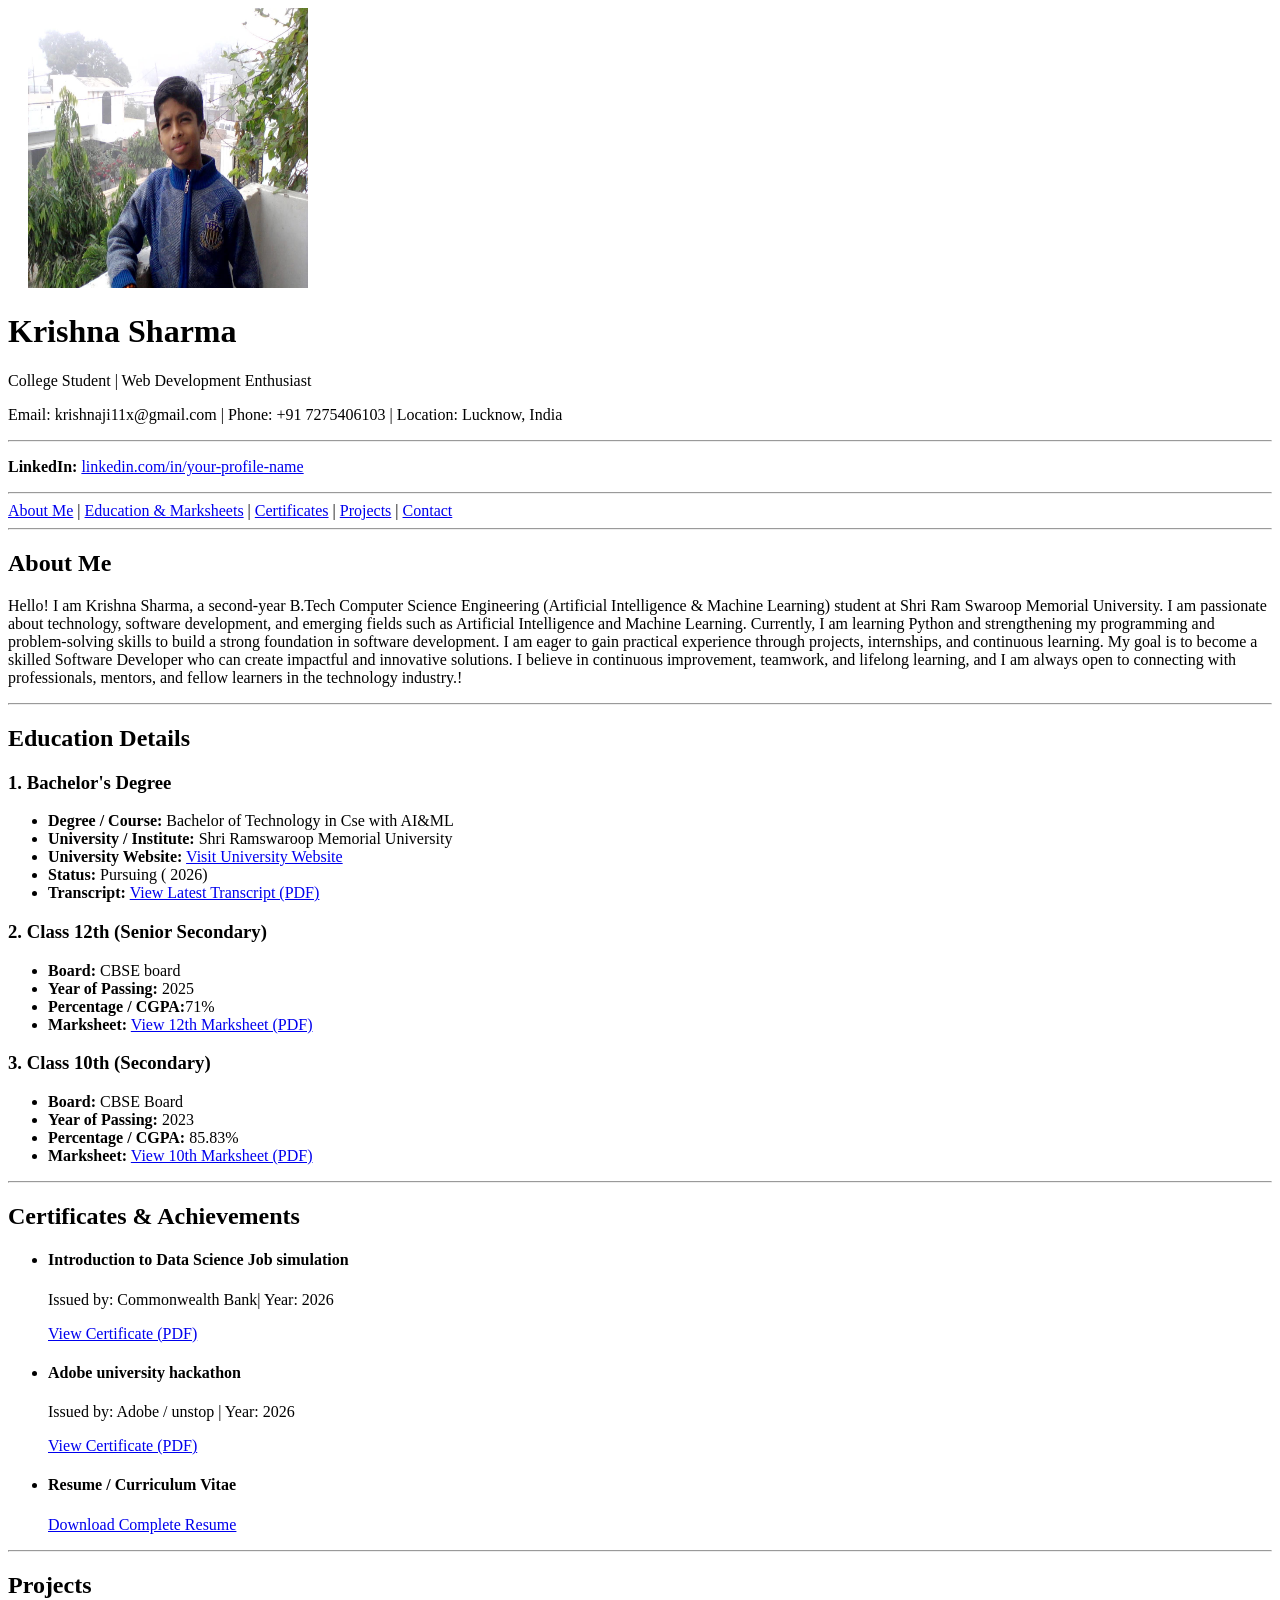
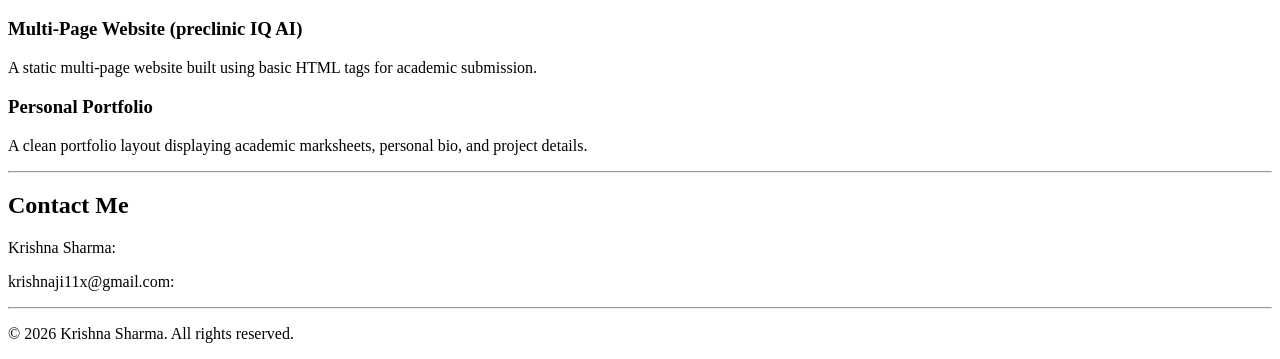
<file: Final Portfolio/index.html>
<!DOCTYPE html>
<html lang="en">
<head>
    <meta charset="UTF-8">
    <meta name="viewport" content="width=device-width, initial-scale=1.0">
    <title>My Portfolio</title>
</head>
<body>

    <!-- Header Section -->
    <header>
<!-- Profile Image aligned to the right -->
        <img src="WhatsApp Image 2026-10-04 at 11.07.37 PM.jpeg" alt="Your Profile Picture" width="280" height="280
        
        0"  style="margin-left: 20px;">


        <h1>Krishna Sharma</h1>
        <p>College Student | Web Development Enthusiast</p>
        <p>Email: krishnaji11x@gmail.com | Phone: +91 7275406103 | Location: Lucknow, India</p>
        <hr>
    </header>
    <!-- Professional Links -->
        <p>
            <strong>LinkedIn:</strong> <a href="https://www.linkedin.com/in/krishna-sharma-905b32372" target="_blank">linkedin.com/in/your-profile-name</a>
        </p>
        <hr>
    </header>

    <!-- Navigation Bar -->
    <nav>
        <a href="#about">About Me</a> | 
        <a href="#education">Education & Marksheets</a> | 
        <a href="#certificates">Certificates</a> | 
        <a href="#projects">Projects</a> | 
        <a href="#contact">Contact</a>
        <hr>
    </nav>

    <!-- About Me Section -->
    <section id="about">
        <h2>About Me</h2>
        <p>
            Hello! I am Krishna Sharma, a second-year B.Tech Computer Science Engineering (Artificial Intelligence & Machine Learning) student at Shri Ram Swaroop Memorial University.

I am passionate about technology, software development, and emerging fields such as Artificial Intelligence and Machine Learning. Currently, I am learning Python and strengthening my programming and problem-solving skills to build a strong foundation in software development.

I am eager to gain practical experience through projects, internships, and continuous learning. My goal is to become a skilled Software Developer who can create impactful and innovative solutions.

I believe in continuous improvement, teamwork, and lifelong learning, and I am always open to connecting with professionals, mentors, and fellow learners in the technology industry.!
        </p>
    </section>

    <hr>

    <!-- Education & Marksheets Section (Using Lists & Blockquotes) -->
    <section id="education">
        <h2>Education Details</h2>
        
        <article>
            <h3>1. Bachelor's Degree</h3>
            <ul>
                <li><strong>Degree / Course:</strong> Bachelor of Technology in Cse with AI&ML</li>
                <li><strong>University / Institute:</strong> Shri Ramswaroop Memorial University</li>
               <li><strong>University Website:</strong> <a href="https://www.srmu.ac.in" target="_blank">Visit University Website</a></li>
                <li><strong>Status:</strong> Pursuing ( 2026)</li>
                <li><strong>Transcript:</strong> <a href="documents/latest_transcript.pdf" target="_blank">View Latest Transcript (PDF)</a></li>
            </ul>
        </article>

        <article>
            <h3>2. Class 12th (Senior Secondary)</h3>
            <ul>
                <li><strong>Board:</strong> CBSE board </li>
                <li><strong>Year of Passing:</strong> 2025</li>
                <li><strong>Percentage / CGPA:</strong>71% </li>
                <li><strong>Marksheet:</strong> <a href="12th.jpeg" target="_blank">View 12th Marksheet (PDF)</a></li>
            </ul>
        </article>

        <article>
            <h3>3. Class 10th (Secondary)</h3>
            <ul>
                <li><strong>Board:</strong> CBSE Board</li>
                <li><strong>Year of Passing:</strong> 2023</li>
                <li><strong>Percentage / CGPA:</strong> 85.83%</li>
                <li><strong>Marksheet:</strong> <a href="10th.jpeg" target="_blank">View 10th Marksheet (PDF)</a></li>
            </ul>
        </article>
    </section>

    <hr>

    <!-- Certificates Section -->
    <section id="certificates">
        <h2>Certificates & Achievements</h2>
        
        <ul>
            <li>
                <h4>Introduction to Data Science Job simulation </h4>
                <p>Issued by: Commonwealth Bank| Year: 2026</p>
                <p><a href="css certificate.pdf" target="_blank">View Certificate (PDF)</a></p>
            </li>
            
            <li>
                <h4>Adobe university hackathon</h4>
                <p>Issued by: Adobe / unstop | Year: 2026</p>
                <p><a href="adobe certificate.pdf" target="_blank">View Certificate (PDF)</a></p>
            </li>
            
            <li>
                <h4>Resume / Curriculum Vitae</h4>
                <p><a href="documents/resume.pdf" download>Download Complete Resume</a></p>
            </li>
        </ul>
    </section>

    <hr>

    <!-- Projects Section -->
    <section id="projects">
        <h2>Projects</h2>
        
        <article>
            <h3>Multi-Page Website (preclinic IQ AI)</h3>
            <p>A static multi-page website built using basic HTML tags for academic submission.</p>
        </article>

        <article>
            <h3>Personal Portfolio</h3>
            <p>A clean portfolio layout displaying academic marksheets, personal bio, and project details.</p>
        </article>
    </section>

    <hr>

    <!-- Contact Section -->
    <section id="contact">
        <h2>Contact Me</h2>
        <form>
            <p>
                <label for="name">Krishna Sharma:</label><br>
                
            </p>

            <p>
                <label for="email">krishnaji11x@gmail.com:</label><br>
               

        
    <hr>

    <!-- Footer -->
    <footer>
        <p>&copy; 2026 Krishna Sharma. All rights reserved.</p>
    </footer>

</body>
</html>
</file>
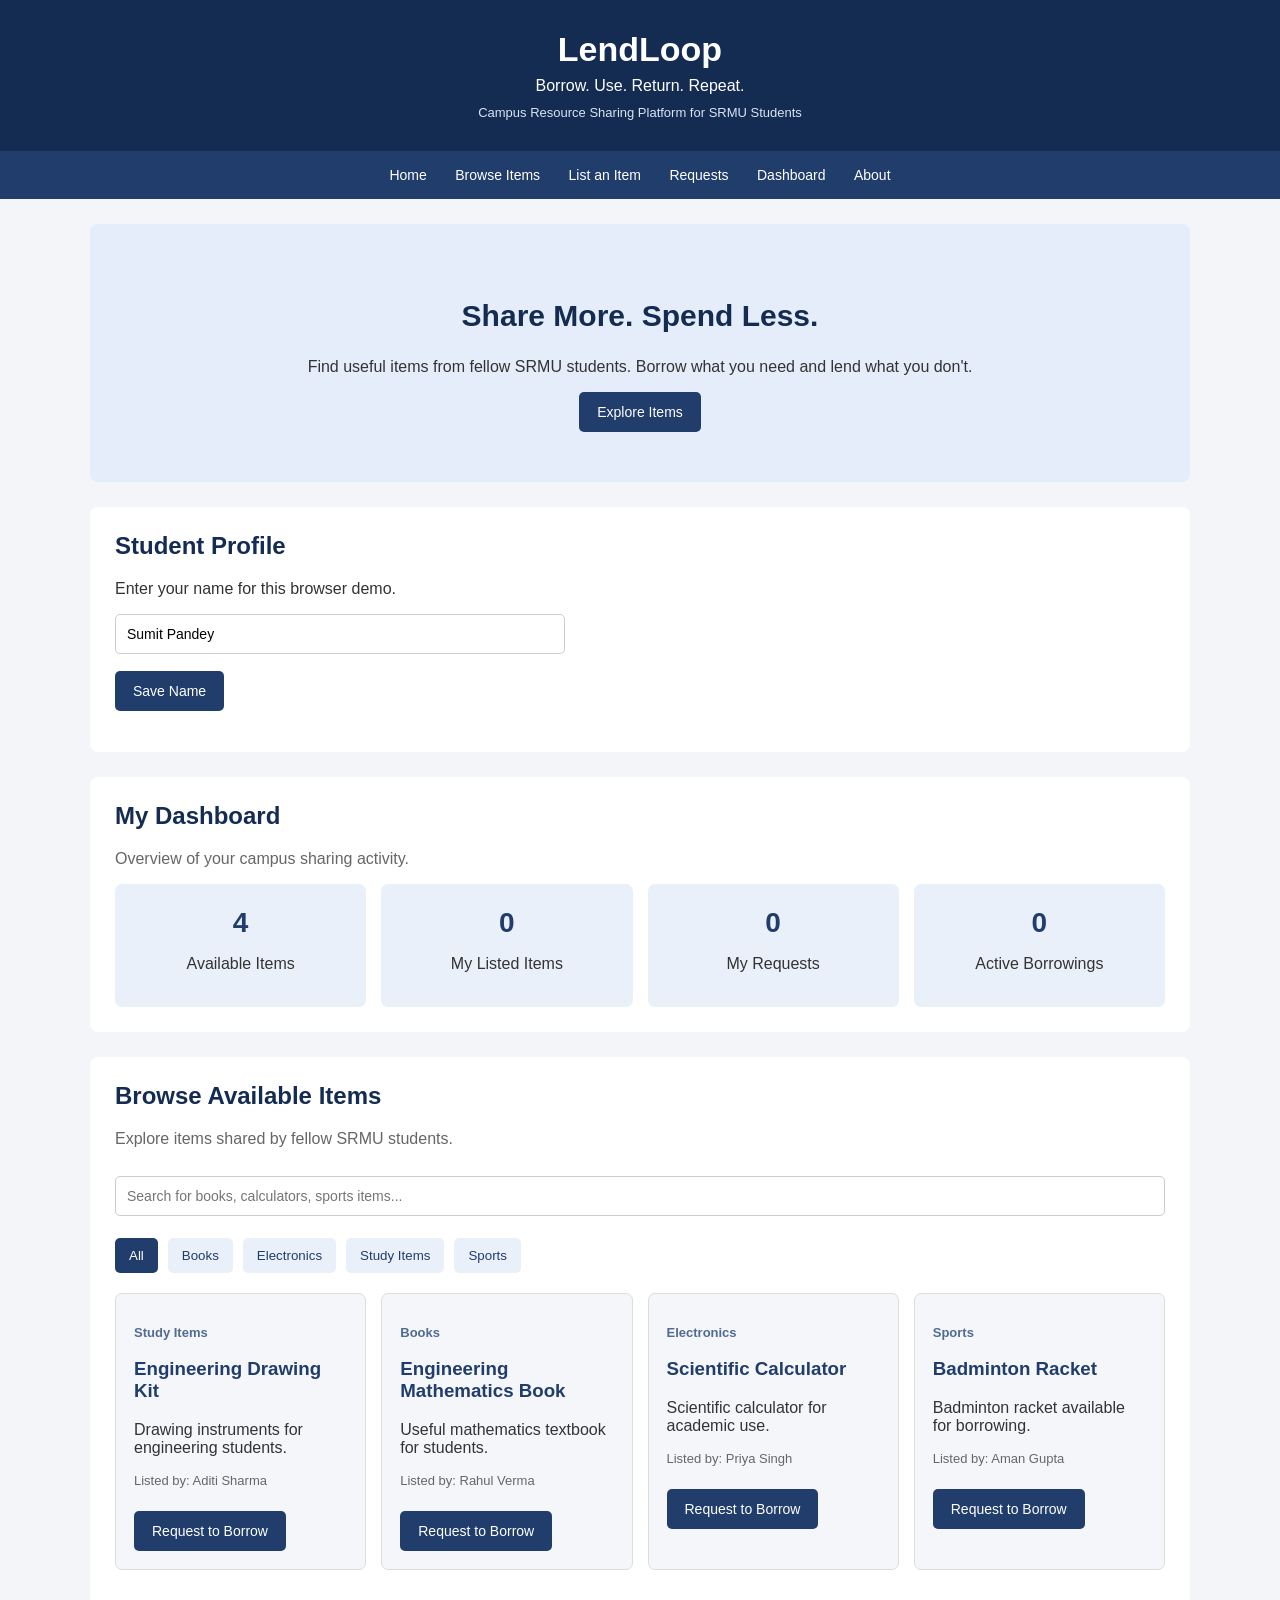
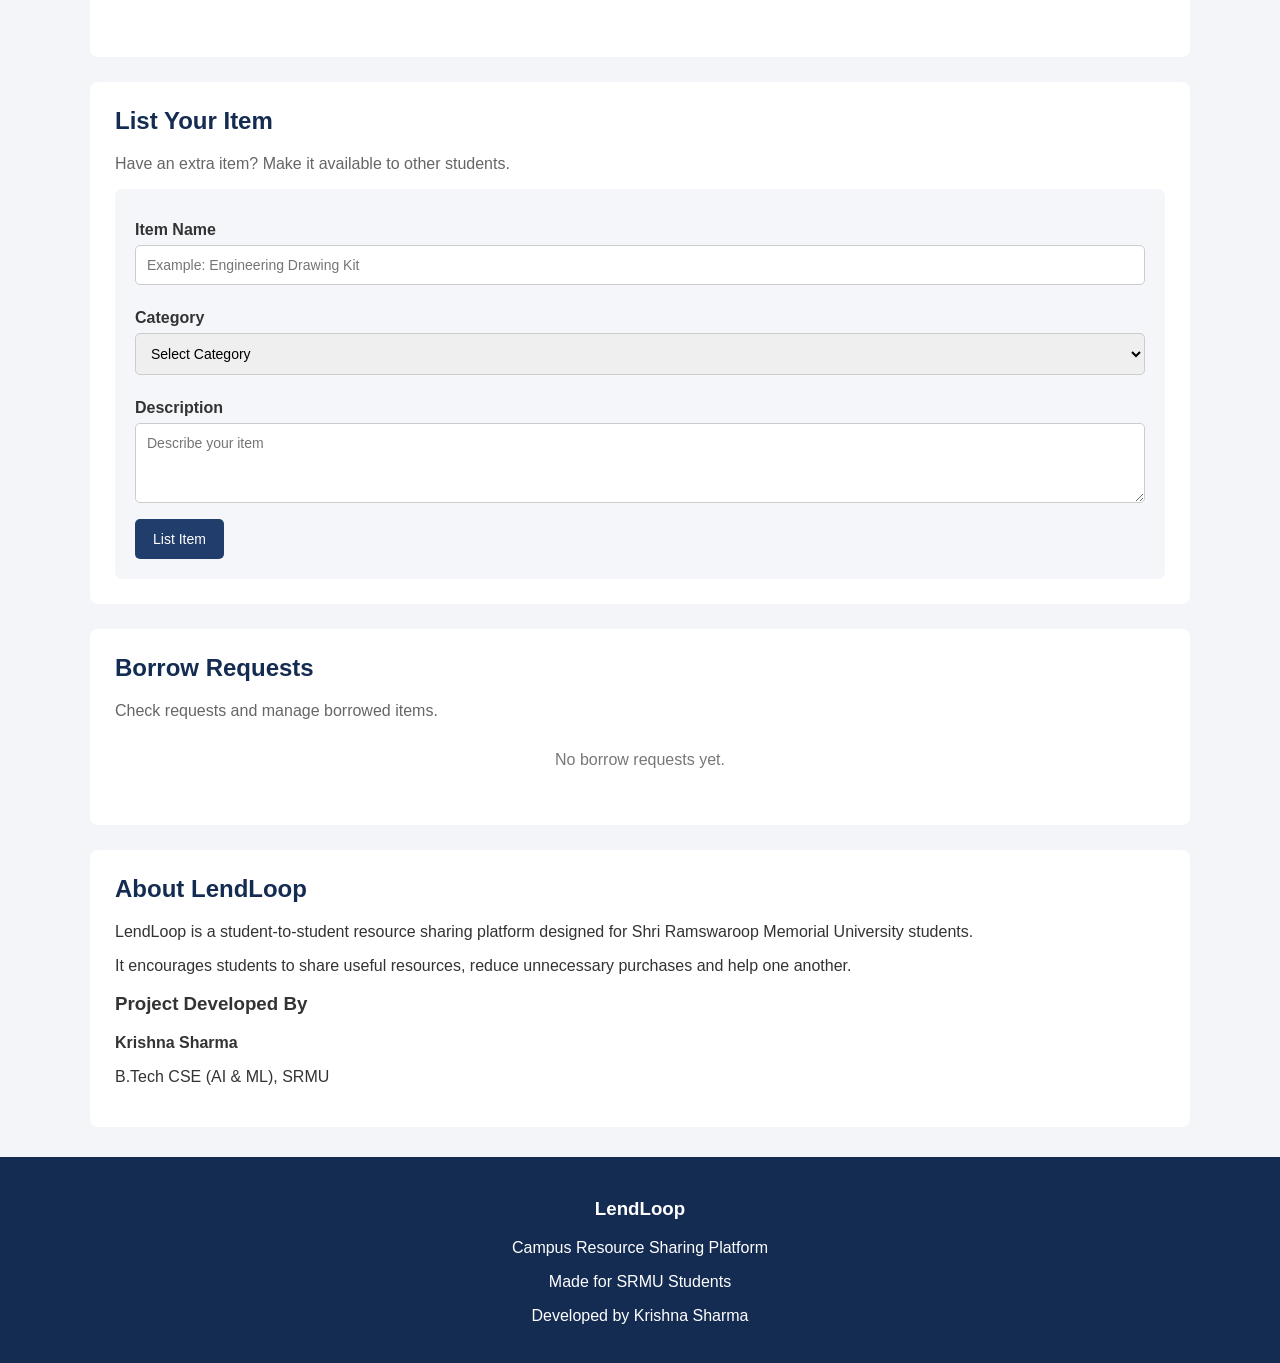
<file: Lendloop/index.html>
<!DOCTYPE html>
<html lang="en">
<head>
    <meta charset="UTF-8">
    <meta name="viewport" content="width=device-width, initial-scale=1.0">
    <title>LendLoop | SRMU</title>
    <link rel="stylesheet" href="style.css">
</head>
<body>

    <header class="header" id="home">
        <div class="logo">LendLoop</div>
        <p>Borrow. Use. Return. Repeat.</p>
        <span>Campus Resource Sharing Platform for SRMU Students</span>
    </header>

    <nav class="navbar">
        <a href="#home">Home</a>
        <a href="#browse">Browse Items</a>
        <a href="#list-item">List an Item</a>
        <a href="#requests">Requests</a>
        <a href="#dashboard">Dashboard</a>
        <a href="#about">About</a>
    </nav>

    <main>

       
        <section class="welcome">
            <h1>Share More. Spend Less.</h1>
            <p>
                Find useful items from fellow SRMU students.
                Borrow what you need and lend what you don't.
            </p>
            <a href="#browse" class="button">Explore Items</a>
        </section>

      
        <section class="profile-section">
            <h2>Student Profile</h2>
            <p>Enter your name for this browser demo.</p>

            <form id="profileForm">
                <input type="text" id="studentName"
                    placeholder="Enter your name" required>
                <button type="submit" class="button">
                    Save Name
                </button>
            </form>

            <p id="profileMessage"></p>
        </section>

       
        <section id="dashboard">
            <h2>My Dashboard</h2>
            <p class="intro">Overview of your campus sharing activity.</p>

            <div class="stats">
                <div class="stat-card">
                    <h3 id="totalItems">0</h3>
                    <p>Available Items</p>
                </div>

                <div class="stat-card">
                    <h3 id="myItems">0</h3>
                    <p>My Listed Items</p>
                </div>

                <div class="stat-card">
                    <h3 id="myRequests">0</h3>
                    <p>My Requests</p>
                </div>

                <div class="stat-card">
                    <h3 id="activeBorrows">0</h3>
                    <p>Active Borrowings</p>
                </div>
            </div>
        </section>

       
        <section id="browse">
            <h2>Browse Available Items</h2>
            <p class="intro">
                Explore items shared by fellow SRMU students.
            </p>

            <input type="text" id="searchInput"
                placeholder="Search for books, calculators, sports items...">

            <div class="category-list">
                <button class="category-button active"
                    data-category="All">All</button>
                <button class="category-button"
                    data-category="Books">Books</button>
                <button class="category-button"
                    data-category="Electronics">Electronics</button>
                <button class="category-button"
                    data-category="Study Items">Study Items</button>
                <button class="category-button"
                    data-category="Sports">Sports</button>
            </div>

            <div id="itemList" class="item-container"></div>
            <p id="emptyItems" class="empty-message"></p>
        </section>

     
        <section id="list-item">
            <h2>List Your Item</h2>
            <p class="intro">
                Have an extra item? Make it available to other students.
            </p>

            <form id="itemForm" class="form-box">

                <label for="itemName">Item Name</label>
                <input type="text" id="itemName"
                    placeholder="Example: Engineering Drawing Kit"
                    required>

                <label for="itemCategory">Category</label>
                <select id="itemCategory" required>
                    <option value="">Select Category</option>
                    <option value="Books">Books</option>
                    <option value="Electronics">Electronics</option>
                    <option value="Study Items">Study Items</option>
                    <option value="Sports">Sports</option>
                    <option value="Other">Other</option>
                </select>

                <label for="itemDescription">Description</label>
                <textarea id="itemDescription"
                    placeholder="Describe your item"
                    required></textarea>

                <button type="submit" class="button">
                    List Item
                </button>

            </form>
        </section>

        
        <section id="requests">
            <h2>Borrow Requests</h2>
            <p class="intro">
                Check requests and manage borrowed items.
            </p>

            <div id="requestList"></div>
            <p id="emptyRequests" class="empty-message"></p>
        </section>

        
        <section id="about">
            <h2>About LendLoop</h2>

            <p>
                LendLoop is a student-to-student resource sharing
                platform designed for Shri Ramswaroop Memorial
                University students.
            </p>

            <p>
                It encourages students to share useful resources,
                reduce unnecessary purchases and help one another.
            </p>

            <h3>Project Developed By</h3>
            <p><strong>Krishna Sharma</strong></p>
            <p>B.Tech CSE (AI & ML), SRMU</p>
        </section>

    </main>

   
    <footer>
        <h3>LendLoop</h3>
        <p>Campus Resource Sharing Platform</p>
        <p>Made for SRMU Students</p>
        <p>Developed by Krishna Sharma</p>
    </footer>

    <script src="script.js"></script>
</body>
</html>
</file>
<file: Lendloop/style.css>
* {
    box-sizing: border-box;
}

html {
    scroll-behavior: smooth;
}

body {
    margin: 0;
    font-family: Arial, sans-serif;
    background-color: #f3f5f9;
    color: #333333;
}



.header {
    background-color: #142b52;
    color: white;
    text-align: center;
    padding: 30px 15px;
}

.logo {
    font-size: 34px;
    font-weight: bold;
}

.header p {
    margin: 8px;
}

.header span {
    font-size: 13px;
    color: #d9e4f5;
}


.navbar {
    background-color: #203d6b;
    padding: 15px;
    text-align: center;
}

.navbar a {
    color: white;
    text-decoration: none;
    margin: 0 12px;
    font-size: 14px;
}

.navbar a:hover {
    color: #ffd166;
}



section {
    background-color: white;
    width: 90%;
    max-width: 1100px;
    margin: 25px auto;
    padding: 25px;
    border-radius: 8px;
}

section h2 {
    color: #142b52;
    margin-top: 0;
}

.intro {
    color: #666666;
}



.welcome {
    text-align: center;
    background-color: #e5edfa;
    padding: 50px 20px;
}

.welcome h1 {
    color: #142b52;
    font-size: 30px;
}



.button {
    display: inline-block;
    background-color: #203d6b;
    color: white;
    padding: 12px 18px;
    border: none;
    border-radius: 5px;
    text-decoration: none;
    cursor: pointer;
    font-size: 14px;
}

.button:hover {
    background-color: #31578e;
}

.form-box {
    background-color: #f4f6fa;
    padding: 20px;
    border-radius: 7px;
}

label {
    display: block;
    font-weight: bold;
    margin-top: 12px;
    margin-bottom: 6px;
}

input, textarea, select {
    width: 100%;
    padding: 11px;
    border: 1px solid #cccccc;
    border-radius: 5px;
    margin-bottom: 12px;
    font-family: Arial, sans-serif;
    font-size: 14px;
}

textarea {
    min-height: 80px;
    resize: vertical;
}


#profileForm {
    max-width: 450px;
}

#profileForm .button {
    margin-top: 5px;
}

#profileMessage {
    color: #176b39;
}



.stats {
    display: flex;
    flex-wrap: wrap;
    gap: 15px;
}

.stat-card {
    background-color: #eaf0fa;
    padding: 18px;
    flex: 1;
    min-width: 150px;
    text-align: center;
    border-radius: 7px;
}

.stat-card h3 {
    color: #203d6b;
    font-size: 28px;
    margin: 5px;
}



#searchInput {
    margin-top: 12px;
}

.category-list {
    display: flex;
    flex-wrap: wrap;
    gap: 10px;
    margin: 10px 0 20px;
}

.category-button {
    background-color: #eaf0fa;
    color: #203d6b;
    border: none;
    border-radius: 5px;
    padding: 10px 14px;
    cursor: pointer;
}

.category-button.active {
    background-color: #203d6b;
    color: white;
}



.item-container {
    display: flex;
    flex-wrap: wrap;
    gap: 15px;
}

.item-card {
    background-color: #f4f6fa;
    border: 1px solid #dddddd;
    border-radius: 7px;
    padding: 18px;
    flex: 1;
    min-width: 230px;
}

.item-card h3 {
    color: #203d6b;
}

.item-category {
    color: #526b91;
    font-size: 13px;
    font-weight: bold;
}

.item-owner {
    font-size: 13px;
    color: #666666;
}

.item-card button {
    margin-top: 10px;
}



.request-card {
    background-color: #f4f6fa;
    padding: 18px;
    border: 1px solid #dddddd;
    border-radius: 7px;
    margin: 12px 0;
}

.request-card h3 {
    color: #203d6b;
}

.status {
    font-weight: bold;
    color: #203d6b;
}

.request-card button {
    margin: 5px 5px 5px 0;
}

.secondary-button {
    background-color: #64748b;
    color: white;
    border: none;
    padding: 9px 12px;
    border-radius: 5px;
    cursor: pointer;
}

.danger-button {
    background-color: #b83232;
    color: white;
    border: none;
    padding: 9px 12px;
    border-radius: 5px;
    cursor: pointer;
}



.empty-message {
    color: #777777;
    text-align: center;
    padding: 15px;
}



footer {
    background-color: #142b52;
    color: white;
    text-align: center;
    padding: 22px;
    margin-top: 30px;
}



@media (max-width: 650px) {

    .navbar a {
        display: inline-block;
        margin: 7px;
    }

    section {
        width: 94%;
        padding: 18px;
    }

    .stats {
        flex-direction: column;
    }

    .item-container {
        flex-direction: column;
    }

    .welcome h1 {
        font-size: 24px;
    }
}
</file>
